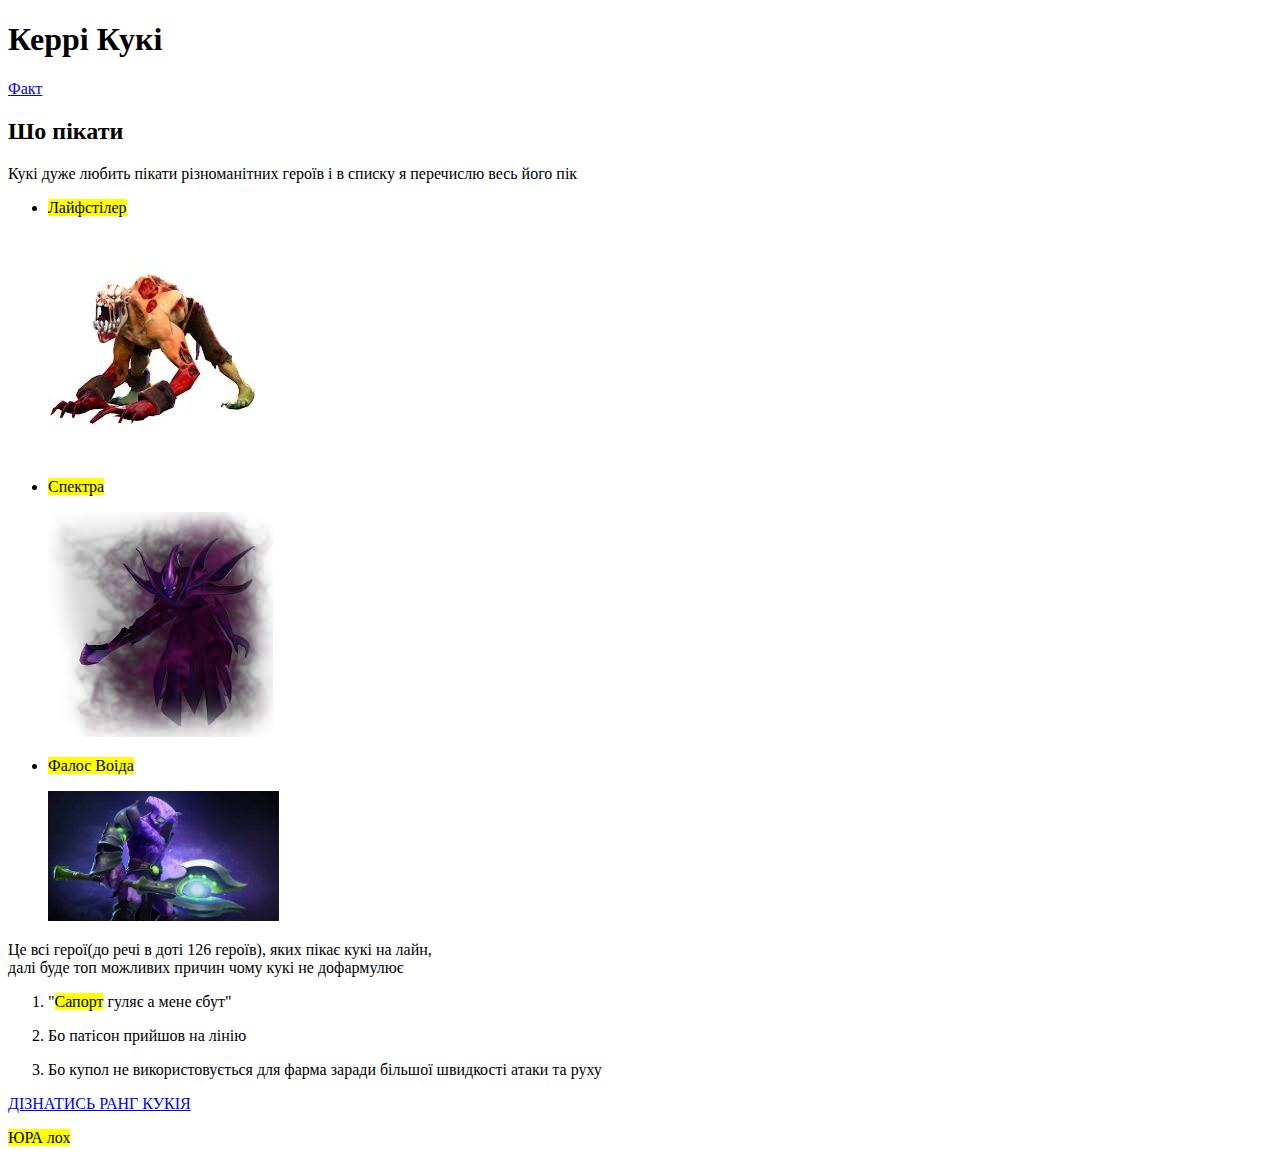
<file: lesson2/index.html>
<!DOCTYPE html>
<html lang="uk">
<head>
    <meta charset="UTF-8">
    <meta name="viewport" content="width=device-width, initial-scale=1.0">
    <title>Найкращий керрі</title>
</head>
<body >
    <header>
        <div>
            <h1>Керрі Кукі</h1>
            <a href="#bot">Факт</a>
        </div>
    </header>
    <main>
        <div class="block">
            <h2>Шо пікати</h2>
            <p>Кукі дуже любить пікати <span>різноманітних</span> героїв і в списку я перечислю весь його пік</p>
            <ul class="list">
                <li>
                <p><mark>Лайфстілер</mark></p>
                <img src="img/lifestealer.jpg" alt="Це лайфстілер">
                </li>
                <li>
                    <p><mark>Спектра</mark></p>
                    <img src="img/spectre.jpg" alt="Це спектра">    
                </li>
                <li>
                    <p><mark>Фалос Воіда</mark></p>
                    <img height="130" src="img/faceless-void.jpg" alt="Це воід">    
                </li>
            </ul>
        </div>
        <div class="block">
            <p>Це всі герої(до речі в доті 126 героїв), яких пікає кукі на лайн,<br> далі буде топ можливих причин чому кукі не дофармулює</p>
            <ol class="reasons-list">
                 <li> 
                    <p>"<mark>Сапорт</mark> гуляє а мене єбут"</p>
                </li>
                <li>
                    <p>Бо патісон прийшов на лінію</p>
                </li>
                <li>
                    <p>Бо купол не використовується для фарма заради більшої швидкості атаки та руху</p>
                </li>
            </ol>
        </div>
    </main>
    <footer id="bot">
        <a href="rank.html">ДІЗНАТИСЬ РАНГ КУКІЯ</a>
        <p><mark>ЮРА лох</mark></p>
    </footer>
</body>
</html>
</file>
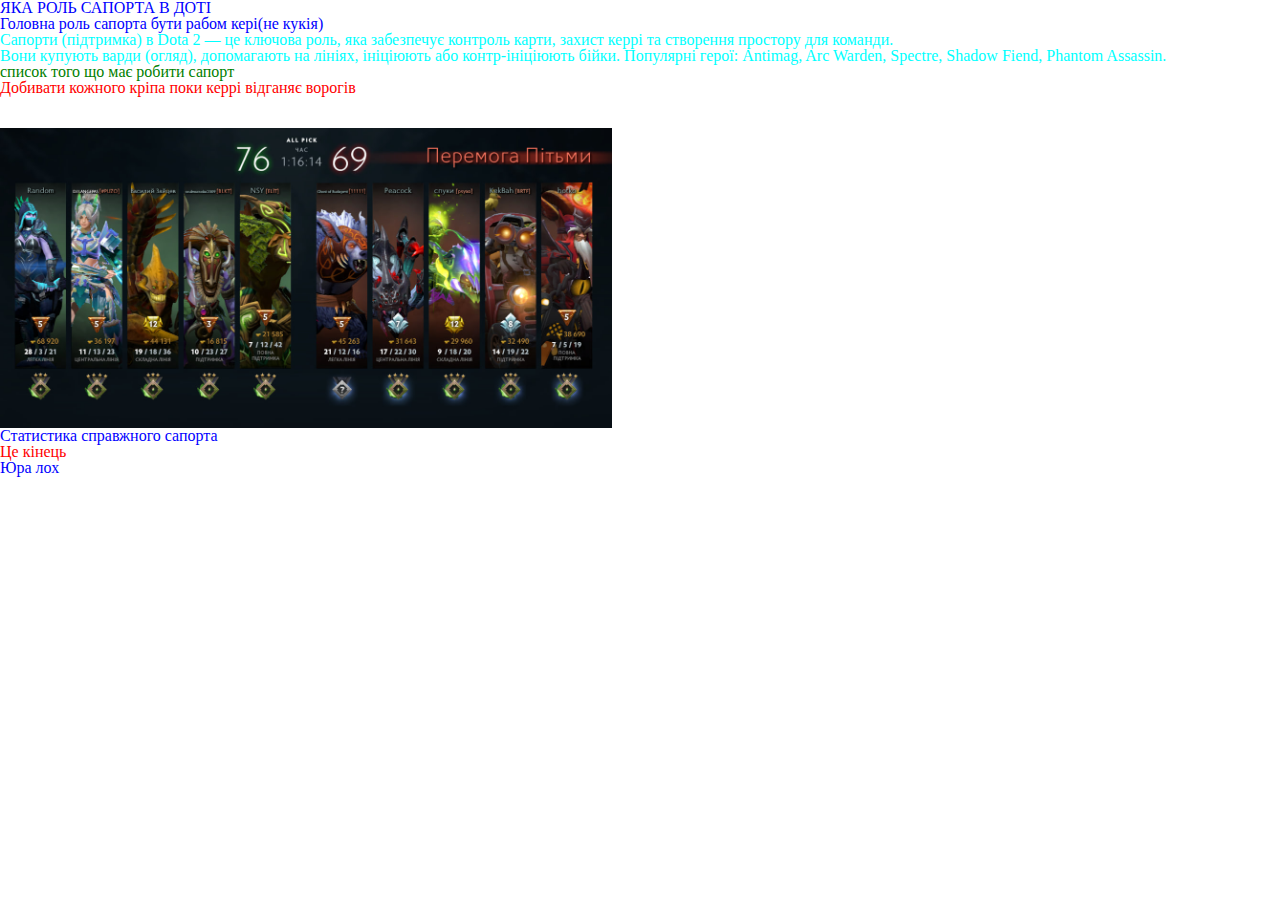
<file: lesson3/index.html>
<!DOCTYPE html>
<html lang="uk">
<head>
    <meta charset="UTF-8">
    <meta name="viewport" content="width=device-width, initial-scale=1.0">
    <title>Сапорти в доті</title>
    <link rel="stylesheet" href="css/style.css">
</head>
<body>
    <header>
        <div class="top">
            <h1>ЯКА РОЛЬ САПОРТА В ДОТІ</h1>
        </div>
    </header>
    <main>
        <div class="important-content">
            <h2>Головна роль сапорта бути рабом кері(не кукія)</h2>
            <p class="main-info">Сапорти (підтримка) в Dota 2 — це ключова роль, яка забезпечує контроль карти, захист керрі та створення простору для команди. <br> Вони купують варди (огляд), допомагають на лініях, ініціюють або контр-ініціюють бійки. Популярні герої: Antimag, Arc Warden, Spectre, Shadow Fiend, Phantom Assassin.</p>
        </div>
        <div>
            <h2 id="listik">список того що має робити сапорт</h2>
            <ul>
                <li>
                    <span class="list">Добивати кожного кріпа поки керрі відганяє ворогів</span>
                </li>
                <li>
                   <span class="list">Фармити стаки які йому зробив керрі</span>
                </li>
                <li>
                    <span class="list">Не йти в бій до 30хв</span>
                </li>
            </ul>
            <div >
                <img class="stats-img" title="Статистика" height="300" src="img/stats.jpg" alt="Статистика справжнього сапорта">
                <h2 class="stats-img">Статистика справжного сапорта</h2>
            </div>
            <h2 class="end">Це кінець</h2>
        </div>
    </main>
    <footer><h2>Юра лох</h2></footer>
</body>
</html>
</file>
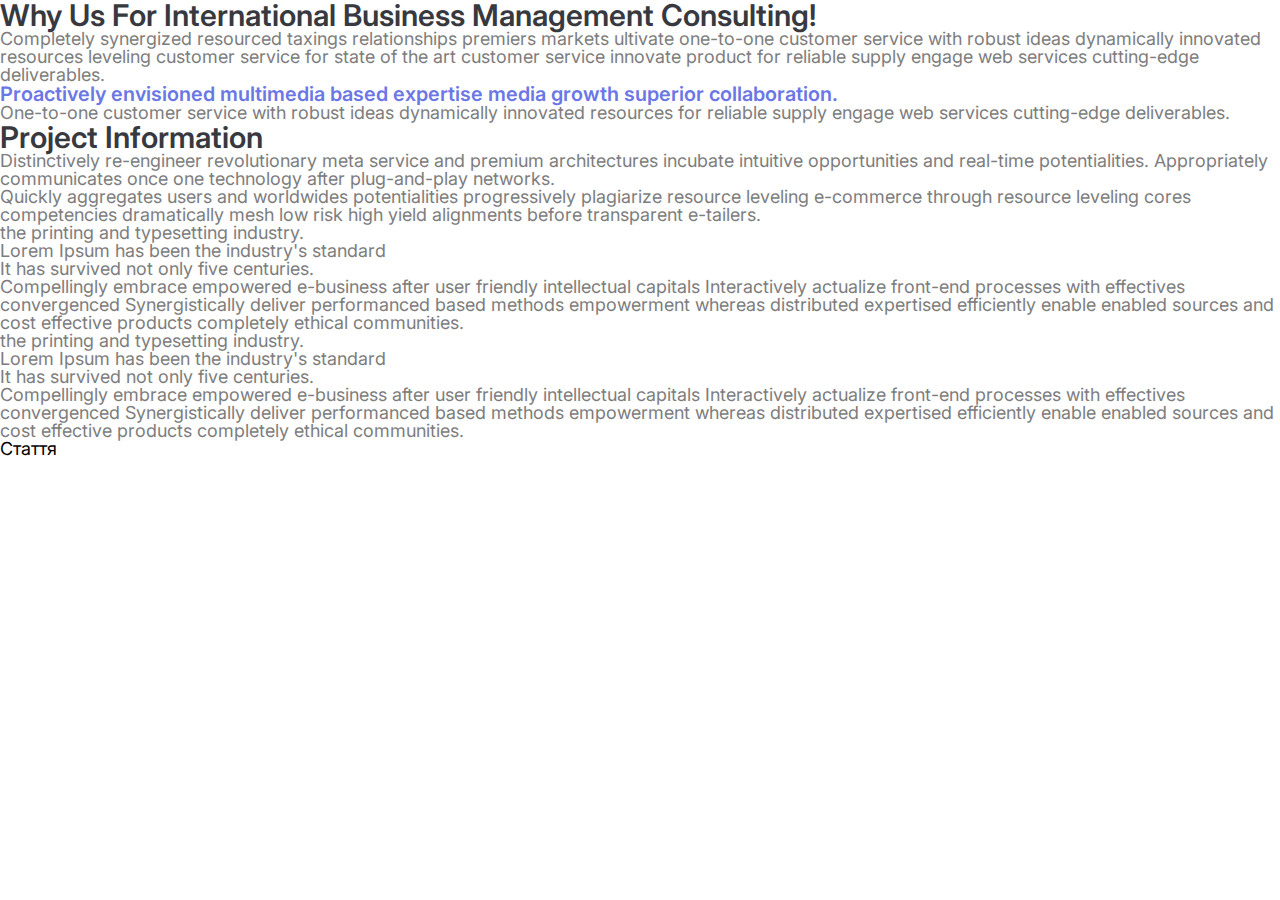
<file: lesson5/index.html>
<!DOCTYPE html>
<html lang="uk">
<head>
    <meta charset="UTF-8">
    <meta name="viewport" content="width=device-width, initial-scale=1.0">
    <title>Document</title>
    <link rel="stylesheet" href="css/style.css">
</head>
<body>
   <header></header>
   <main>
    <h1 class="title">Why Us For International Business  Management Consulting!</h1>
    <div class="text">
        <p>Completely synergized resourced taxings relationships premiers markets ultivate one-to-one customer service with robust ideas dynamically innovated resources leveling customer service for state of the art  customer service innovate product  for reliable supply engage web services cutting-edge deliverables.</p>
    </div>
    <h2 class="sub-title">Proactively envisioned multimedia based expertise media growth  superior collaboration.</h2>
    <div class="text">
        <p>One-to-one customer service with robust ideas dynamically innovated resources for reliable supply engage web services cutting-edge deliverables.</p>
    </div>
    <h1 class="title">Project Information</h1>
    <div class="text">
        <p>Distinctively re-engineer revolutionary meta service  and premium architectures incubate intuitive opportunities and real-time potentialities. Appropriately communicates once one technology after plug-and-play networks. <br>Quickly aggregates users and worldwides potentialities progressively  plagiarize resource leveling e-commerce through resource leveling cores competencies dramatically mesh low risk high yield alignments before transparent e-tailers.
        </p>
        <ul>
            <li>
                the printing and typesetting industry.
            </li>
            <li>
                Lorem Ipsum has been the industry's standard
            </li>
            <li>
                It has survived not only five centuries.
            </li>
        </ul>
        <p>Compellingly embrace empowered e-business after user friendly intellectual capitals Interactively actualize front-end processes with effectives convergenced Synergistically deliver performanced based methods empowerment whereas distributed expertised efficiently enable enabled sources and cost effective products completely ethical communities.
        </p>
        <ol>
            <li>
                 the printing and typesetting industry.
            </li>
             <li>
                 Lorem Ipsum has been the industry's standard
            </li>
             <li>
                 It has survived not only five centuries.
            </li>
        </ol>
        <p>
            Compellingly embrace empowered e-business after user friendly intellectual capitals Interactively actualize front-end processes with effectives convergenced Synergistically deliver performanced based methods empowerment whereas distributed expertised efficiently enable enabled sources and cost effective products completely ethical communities.
        </p>
    </div>
   </main>
   <footer><a href="dota2.html">Стаття</a></footer>
</body>
</html>
</file>
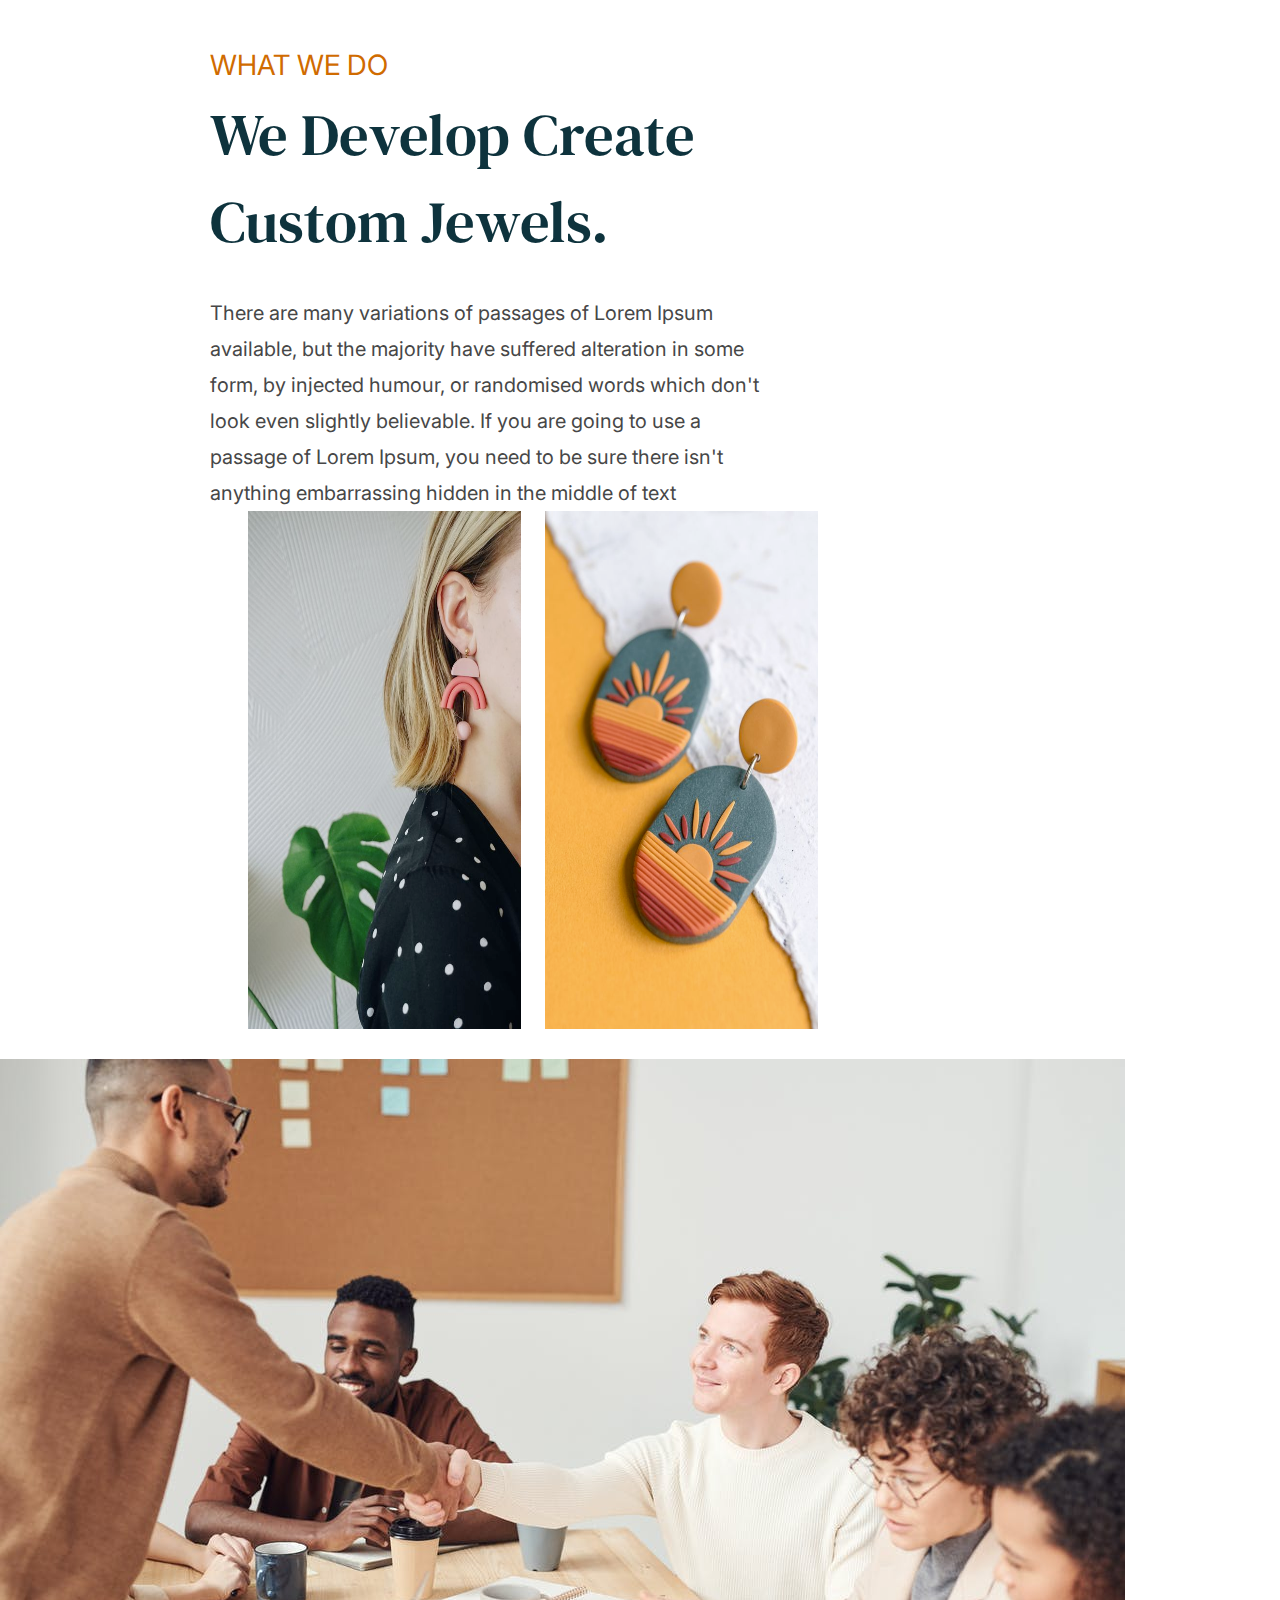
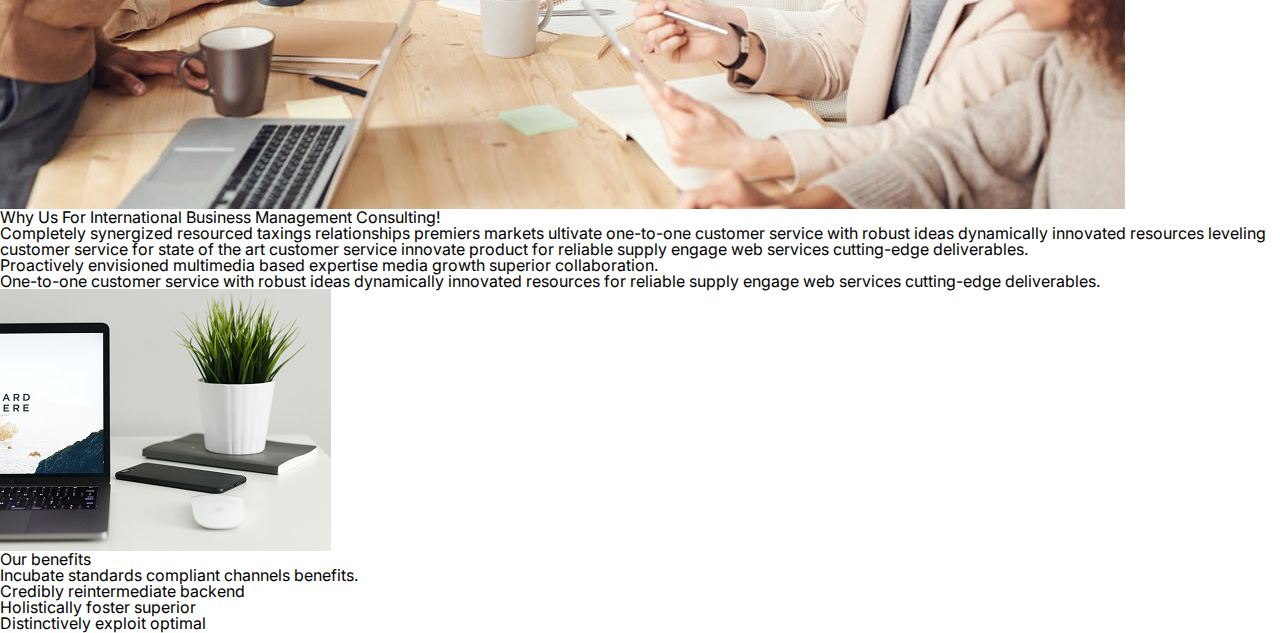
<file: lesson6/index.html>
<!DOCTYPE html>
<html lang="en">
<head>
    <meta charset="UTF-8">
    <meta name="viewport" content="width=device-width, initial-scale=1.0">
    <title>Document</title>
    <link rel="stylesheet" href="css/style.css">
</head>
<body>
    <header></header>
    <main>
        <div class="main-block">
         <div class="block">
            <h2 class="sub-title">WHAT WE DO</h2>
            <h1 class="title">We Develop Create Custom Jewels.</h1>
            <p class="text">There are many variations of passages of Lorem Ipsum  available, but the majority have suffered alteration in some form, by injected humour, or randomised words which don't  look even slightly believable. If you are going to use a  passage of Lorem Ipsum, you need to be sure there isn't  anything embarrassing hidden in the middle of text</p>
         </div>
          <img class="first-image" src="img/first-image.png" alt="Людина з сережков">
          <img class="second-image" src="img/second-image.png" alt="Сережки">
        </div>
        <div class="second-block">
         <div class="first-contain">
            <img class="mans-img" src="img/mans.png" alt="Мужики і посудомийки">
            <div class="text-block">
                <h1 class="second-title">Why Us For International Business  Management Consulting!</h1>
                <p class="second-text">Completely synergized resourced taxings relationships premiers markets ultivate one-to-one customer service with robust ideas dynamically innovated resources leveling customer service for state of the art  customer service innovate product  for reliable supply engage web services cutting-edge deliverables.</p>
                <h2 class="blue-title">Proactively envisioned multimedia based expertise media growth  superior collaboration.</h2>
                <p class="second-text">One-to-one customer service with robust ideas dynamically innovated resources for reliable supply engage web services cutting-edge deliverables.</p>
            </div>
         </div>
          <div class="second-contain">
             <img class="computers" src="img/computer.png" alt="Трава">
             <div class="content">
                <h3 class="third-title">Our benefits</h3>
                <h4 class="arial-title">Incubate standards compliant channels benefits.</h4>
                <ul class="list">
                    <li>Credibly reintermediate backend</li>
                    <li>Holistically foster superior</li>
                    <li>Distinctively exploit optimal</li>
                </ul>
             </div>
          </div>
        </div>
    </main>
    <footer></footer>
</body>
</html>
</file>
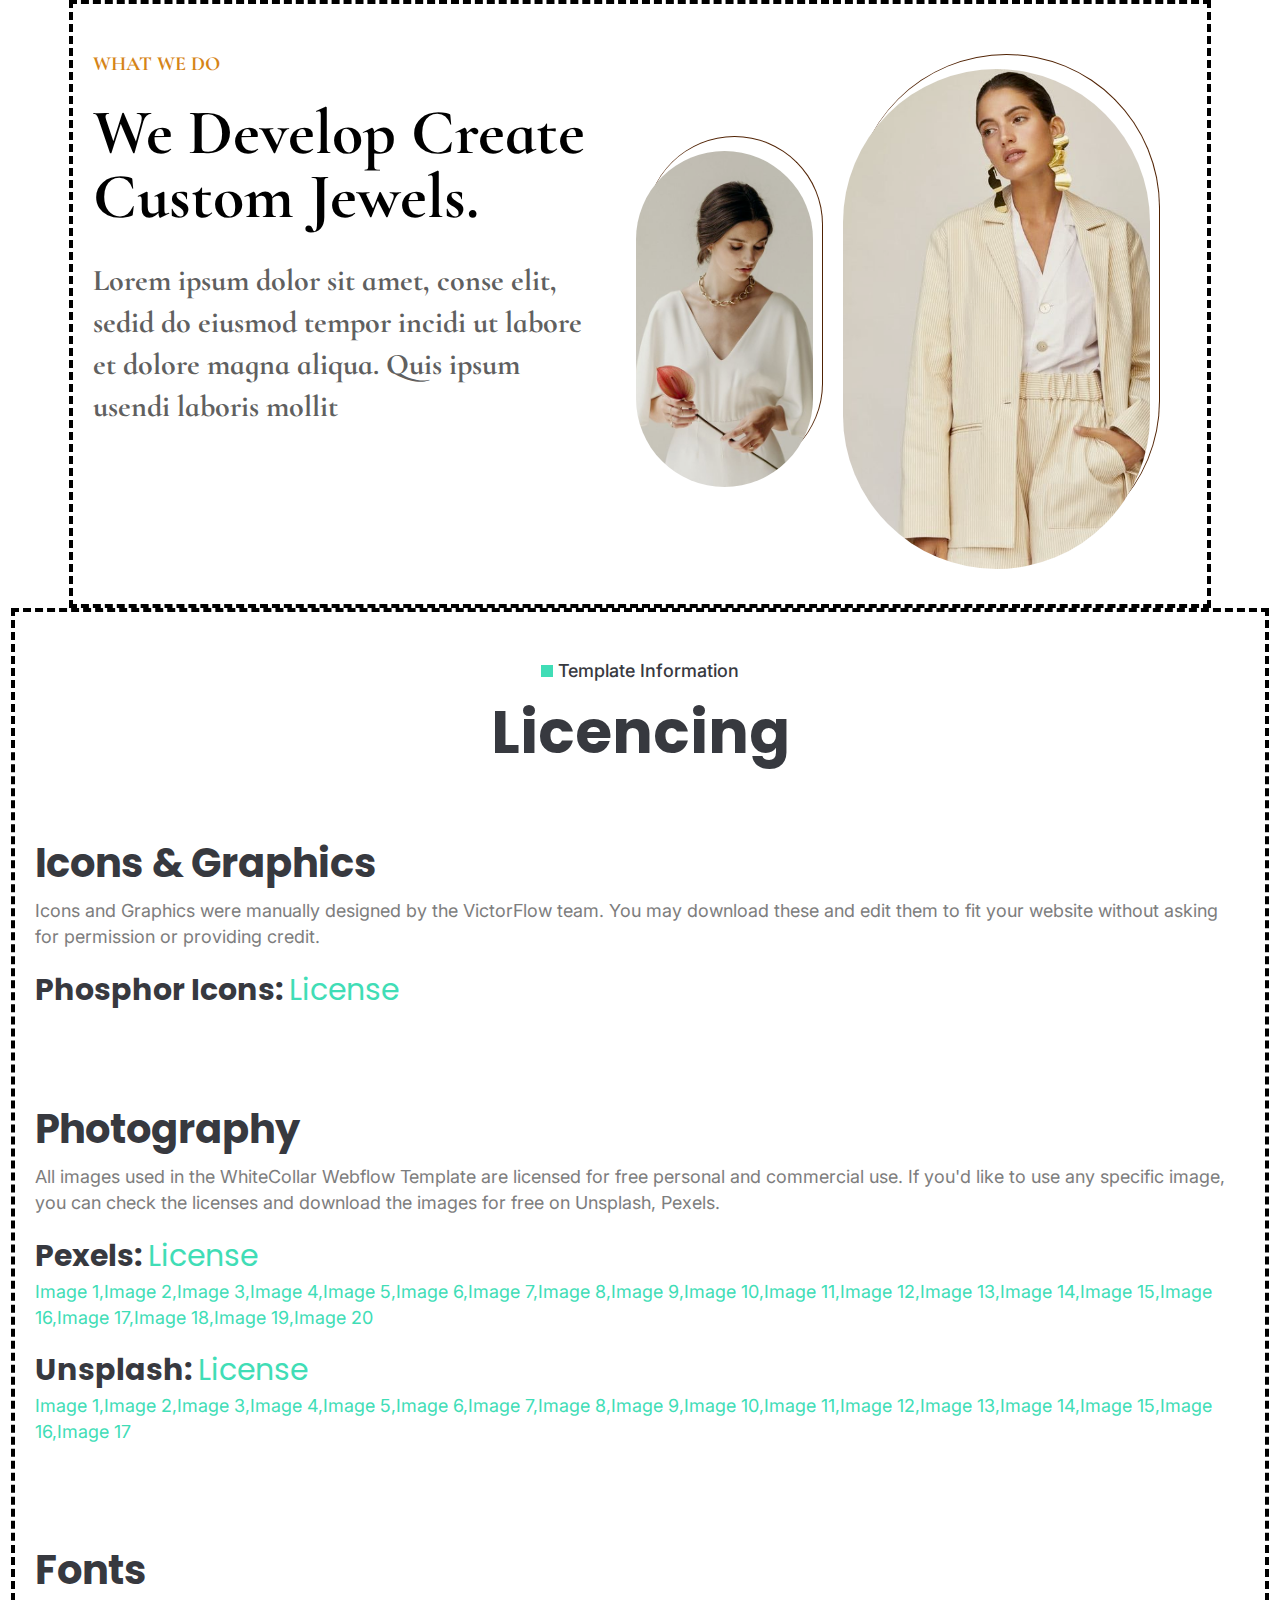
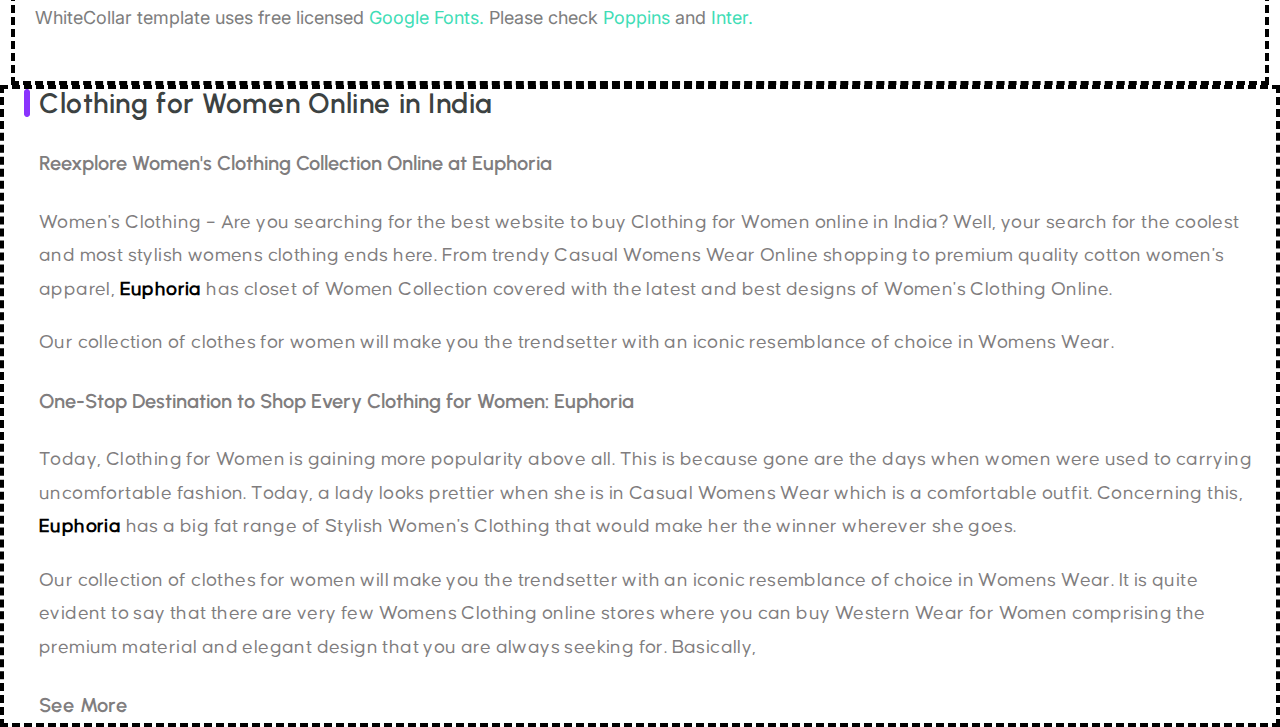
<file: lesson7/index.html>
<!DOCTYPE html>
<html lang="en">
<head>
    <meta charset="UTF-8">
    <meta name="viewport" content="width=device-width, initial-scale=1.0">
    <title>Document</title>
    <link rel="stylesheet" href="css/style.css">
</head>
<body>
    <header></header>
    <main>
        <div class="block">
            <div class="text-block">
                <h2 class="sub-title">WHAT WE DO</h2>
                <h1 class="title">We Develop Create Custom Jewels.</h1>
                <p>Lorem ipsum dolor sit amet, conse elit, sedid do eiusmod tempor incidi ut labore et dolore magna aliqua. Quis ipsum usendi laboris mollit</p>
            </div>
        <div class="img-block">
            <div class="elips-one">
            <img class="img-one" src="img/women-one.png" alt="Жінка раз">
            </div>
            <div class="elips-two">
            <img class="img-two" src="img/women-two.png" alt="Жінка два">
            </div>
        </div>
        </div>
    <div class="block-two">
        <div class="top-title">
        <div class="squre">
        </div>
        <h4 class="template-title">
                Template Information
        </h4>
        </div>
            <h1 class="title-licencing">
                Licencing
            </h1>
          <div class="first-block">
            <h2 class="sub-title-all">
                Icons & Graphics
            </h2>
            <div class="text-paragraph">
                <p>
                    Icons and Graphics were manually designed by the VictorFlow team. You may download these and edit them to fit your website without asking for permission or providing credit.
                </p>
            </div>
            <h3 class="mini-title">
                Phosphor Icons: <span class="green">License</span>
            </h3>
          </div>
          <div class="second-block">
             <h2 class="sub-title-all">
                Photography
            </h2>
            <div class="text-paragraph">
                <p>
                   All images used in the WhiteCollar Webflow Template are licensed for free personal and commercial use. If you'd like to use any specific image, you can check the licenses and download the images for free on Unsplash, Pexels.
                </p>
            </div>
            <h3 class="mini-title">
                Pexels: <span class="green">License</span>
            </h3>
            <div class="text-paragraph green">
                <p>
                  Image 1,Image 2,Image 3,Image 4,Image 5,Image 6,Image 7,Image 8,Image 9,Image 10,Image 11,Image 12,Image 13,Image 14,Image 15,Image 16,Image 17,Image 18,Image 19,Image 20
                </p>
            </div>
          </div>
          <div class="third-class">
              <h3 class="mini-title">
                Unsplash: <span class="green">License</span>
                </h3>
            <div class="text-paragraph green">
                <p>
                 Image 1,Image 2,Image 3,Image 4,Image 5,Image 6,Image 7,Image 8,Image 9,Image 10,Image 11,Image 12,Image 13,Image 14,Image 15,Image 16,Image 17
                </p>
            </div>
          </div>
          <h2 class="sub-title-all">
                 Fonts
            </h2>
              <div class="text-paragraph">
                <p>
                  WhiteCollar template uses free licensed <span class="green">Google Fonts.</span> Please check <span class="green"> Poppins </span> and <span class="green"> Inter.</span>
                </p>
             </div>
    </div>
    <div class="block-three">
        <h2 class="clothing-title">
            Clothing for Women Online in India
        </h2>
        <h3 class="block-three-subtitles">
            Reexplore Women's Clothing Collection Online at Euphoria
        </h3>
        <div class="tree-textblock">
            <p>
                Women's Clothing – Are you searching for the best website to buy Clothing for Women online in India? Well, your search for the coolest and most stylish womens clothing ends here. From trendy Casual Womens Wear Online shopping to premium quality cotton women's apparel, <mark>Euphoria</mark> has closet of Women Collection covered with the latest and best designs of Women's Clothing Online.
            </p>
            <p>
                Our collection of clothes for women will make you the trendsetter with an iconic resemblance of choice in Womens Wear. 
            </p>
        </div>
        <h3 class="block-three-subtitles">
            One-Stop Destination to Shop Every Clothing for Women: Euphoria
        </h3>
        <div class="tree-textblock">
            <p>
                Today, Clothing for Women is gaining more popularity above all. This is because gone are the days when women were used to carrying uncomfortable fashion. Today, a lady looks prettier when she is in Casual Womens Wear which is a comfortable outfit. Concerning this, <mark>Euphoria</mark> has a big fat range of Stylish Women's Clothing that would make her the winner wherever she goes. 
            </p>
            <p>
                Our collection of clothes for women will make you the trendsetter with an iconic resemblance of choice in Womens Wear. It is quite evident to say that there are very few Womens Clothing online stores where you can buy Western Wear for Women comprising the premium material and elegant design that you are always seeking for. Basically, 
            </p>
        </div>
        <a class="link" href="#">See More</a>
    </div>
    </main>
    <footer></footer>
</body>
</html>
</file>
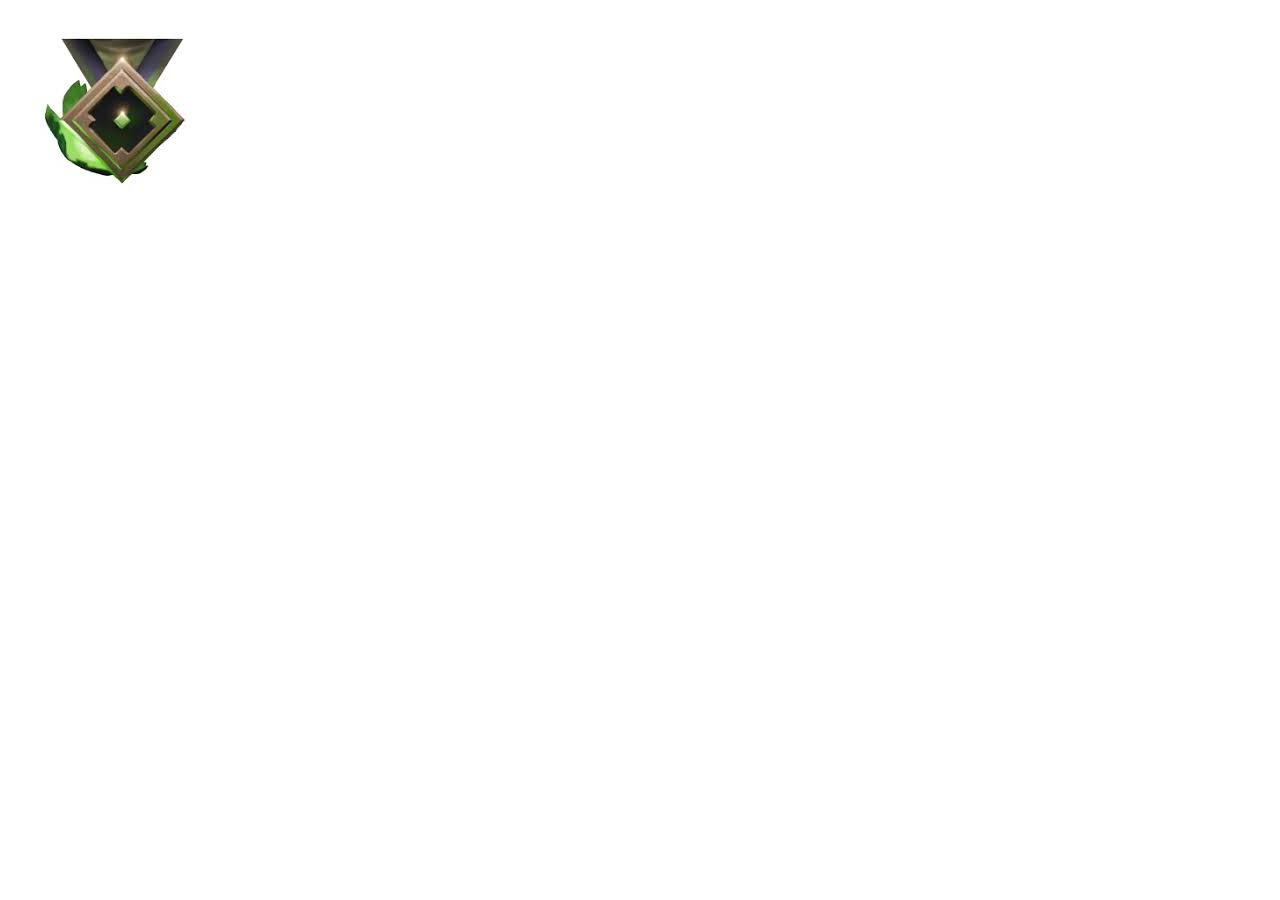
<file: lesson2/rank.html>
<!DOCTYPE html>
<html lang="en">
<head>
    <meta charset="UTF-8">
    <meta name="viewport" content="width=device-width, initial-scale=1.0">
    <title>Document</title>
</head>
<body>
    <img src="img/recryt.jpg" alt="">
</body>
</html>
</file>
<file: lesson3/css/style.css>
@import url("reset.css");
*{
    color: blue;
}
p{
    color: black;
}
.list{
    color: blueviolet;
}
#listik{
    color: green;
}
.list,
.main-info {
	color: red;
}
.important-content>.main-info{
    color: aqua;
}
#listik~.end{
    color: red;
}
#listik+ul> li+li span{
    color:white;
}
</file>
<file: lesson5/css/style.css>
@import url("reset.css");
@import url("https://fonts.googleapis.com/css2?family=Poppins:wght@300;400;600;700&display=swap");
@import url("https://fonts.googleapis.com/css?family=Inter:regular,500,600,700&display=swap");

body{
font-family: Inter, sens-serif;
font-size: 18px;
}
.title{
color: #37393F;
font-size: 30px;
font-weight: 600;
line-height: 1,27;
}
.sub-title{
color: #6B77E5;
font-size: 20px;
font-weight: 600;
line-height: 1,27;
}
.text{
    color: #7D7D7D;
    font-weight: 400;
    line-height: 1,47;
}
</file>
<file: lesson6/css/style.css>
@import url("reset.css");
@import url("https://fonts.googleapis.com/css2?family=DM+Serif+Text&display=swap");
@import url("https://fonts.googleapis.com/css2?family=DM+Sans:ital,opsz,wght@0,9..40,100..1000;1,9..40,100..1000&display=swap");
@import url("https://fonts.googleapis.com/css?family=Inter:regular,500,600,700&display=swap");
body{
    font-family: "Inter";
}
.block{
    display: inline-block;
    
}
.title{
    font-family: "DM Serif Text";
    color: #0E333D;
    font-size: 59px;
    font-weight: 400;
    line-height: 1.47;
    width: 526px;
    margin-bottom: 30px;
}
.sub-title{
    color: #D06B00;
    font-size: 28px;
    font-weight: 400;
    margin-bottom: 13px;
    margin-top: 21px;
}
.text{
    color: #474747;
    font-size: 20px;
    font-weight: 400;
    line-height: 1.80; 
    max-width: 900px;
    width: 563px;
}
.first-image{
width: 273px;
height: 518px;
margin-left: 38px;

}
.second-image{
width: 273px;
height: 518px;
margin-left: 20px;
}
.main-block{
    margin: 30px 210px;
}
</file>
<file: lesson7/css/style.css>
@import url("fonts.css");
@import url("reset.css");

.block{
color: #606060;
font-family: "Cormorant Infant";
font-weight: 700;
max-width: 1142px;
margin: 0 auto;
padding: 50px 20px;
font-size: 0;
border: 4px dashed black;
}
.text-block{
max-width: 503px;
display: inline-block;
}
.sub-title{
color: #D58417;
font-size: 20px;
line-height: 1;
margin-bottom: 27px;
}
.title{
color: #000;
font-size: 64px;
line-height: 1;
margin-bottom: 31px;
}
.text-block p{
line-height: 1.4;
font-size: 30px;
}
.img-one{
width: 177px;
height: 336px;
border-radius: 235px;
margin-left: -10px;
margin-top: 14px;

}
.img-two{
width: 307px;
height: 500px;
border-radius: 235px;
margin-left: -10px;
margin-top: 14px;
}
.elips-one{
    display: inline-block;
width: 177px;
height: 336px;
border-top: 1px solid #502203;
border-right: 1px solid #502203;
border-radius: 235px;
margin-left: 50px;
vertical-align: middle;
}
.elips-two{
display: inline-block;
width: 307px;
height: 500px;
border-top: 1px solid #502203;
border-right: 1px solid #502203;
border-radius: 235px;
margin-left: 30px;
vertical-align: middle;
}
.img-block{
    display: inline-block;
    vertical-align: top;
    font-size: 0;
}
.block-two {
    max-width: 1258px;
    margin: 0 auto;
    padding: 50px 20px;
    font-family: Inter;
    color: #7D7D7D;
    font-size: 18px;
    font-weight: 400;
    border: 4px dashed black;
}
.top-title{
   vertical-align: middle;
   text-align: center;
}
.squre{
    width: 12px;
    height: 12px;
    background-color: #40DDB6;
    display: inline-block;
}
.template-title {
    
    color: #37393F;
    font-size: 18px;
    font-weight: 500;
    margin-bottom: 16px;
    display: inline-block;
}
.title-licencing {
   color: #37393F;
   text-align: center;
   font-family: "Poppins";
   font-size: 60px;
   font-weight: 700;
   line-height: 1.21;
   margin-bottom: 70px;
}
.sub-title-all {
   color: #37393F;
   font-family: "Poppins";
   font-size: 40px;
   font-weight: 700;
   line-height: 1.21;
   margin-bottom: 11px;
}
.text-paragraph {
   line-height: 1.461;
}

.mini-title {
    color: #37393F;
    font-family: "Poppins";
    font-size: 30px;
    font-weight: 700;
    margin-bottom: 8px;
}


.first-block p{
    margin-bottom: 24px;
}
.first-block .mini-title{
    margin-bottom: 100px;
}
.second-block p{
    margin-bottom: 24px;
}
.third-class p{
    margin-bottom: 100px;
}
span{
    font-weight: 400;
}
.green{
    color: #40DDB6;
}
.block-three {
    max-width: 1280px;
    margin: 0 auto;
    padding: 0px 20px;
    border: 4px dashed black;
    font-family: "Causten", sans-serif;
    font-weight: 400;
    font-size: 20px;
    color: #807D7E;
}
.clothing-title {
    color: #3C4242;
    font-family: "Urbanist";
    font-size: 28px;
    font-weight: 600;
    line-height: 1,196;
    letter-spacing: 0.56px;
    margin-bottom: 30px;
    background-image: url(../img/Rectangle\ 21.png);
    background-repeat: no-repeat;
    
    
}
.block-three-subtitles {
    font-family: "Urbanist";
    font-weight: 600;
    line-height: 1.675;
    margin-bottom: 25px;
}
.tree-textblock {
    line-height: 1.675;
    letter-spacing: 0.4px;
    margin-bottom: 25px;
    
}
.tree-textblock p{
     margin-bottom: 20px;
}
mark{
    Font-weight: 700;
    line-height: 1.675;
    background-color: transparent;
}
.link{
    font-family: "Urbanist";
    font-weight: 600;
    line-height: 1.675;
    Letter-spacing: 0.4px;
   
}
.block-three-subtitles,
.clothing-title,
.tree-textblock,
.link{
    padding-left: 15px;
}
</file>
